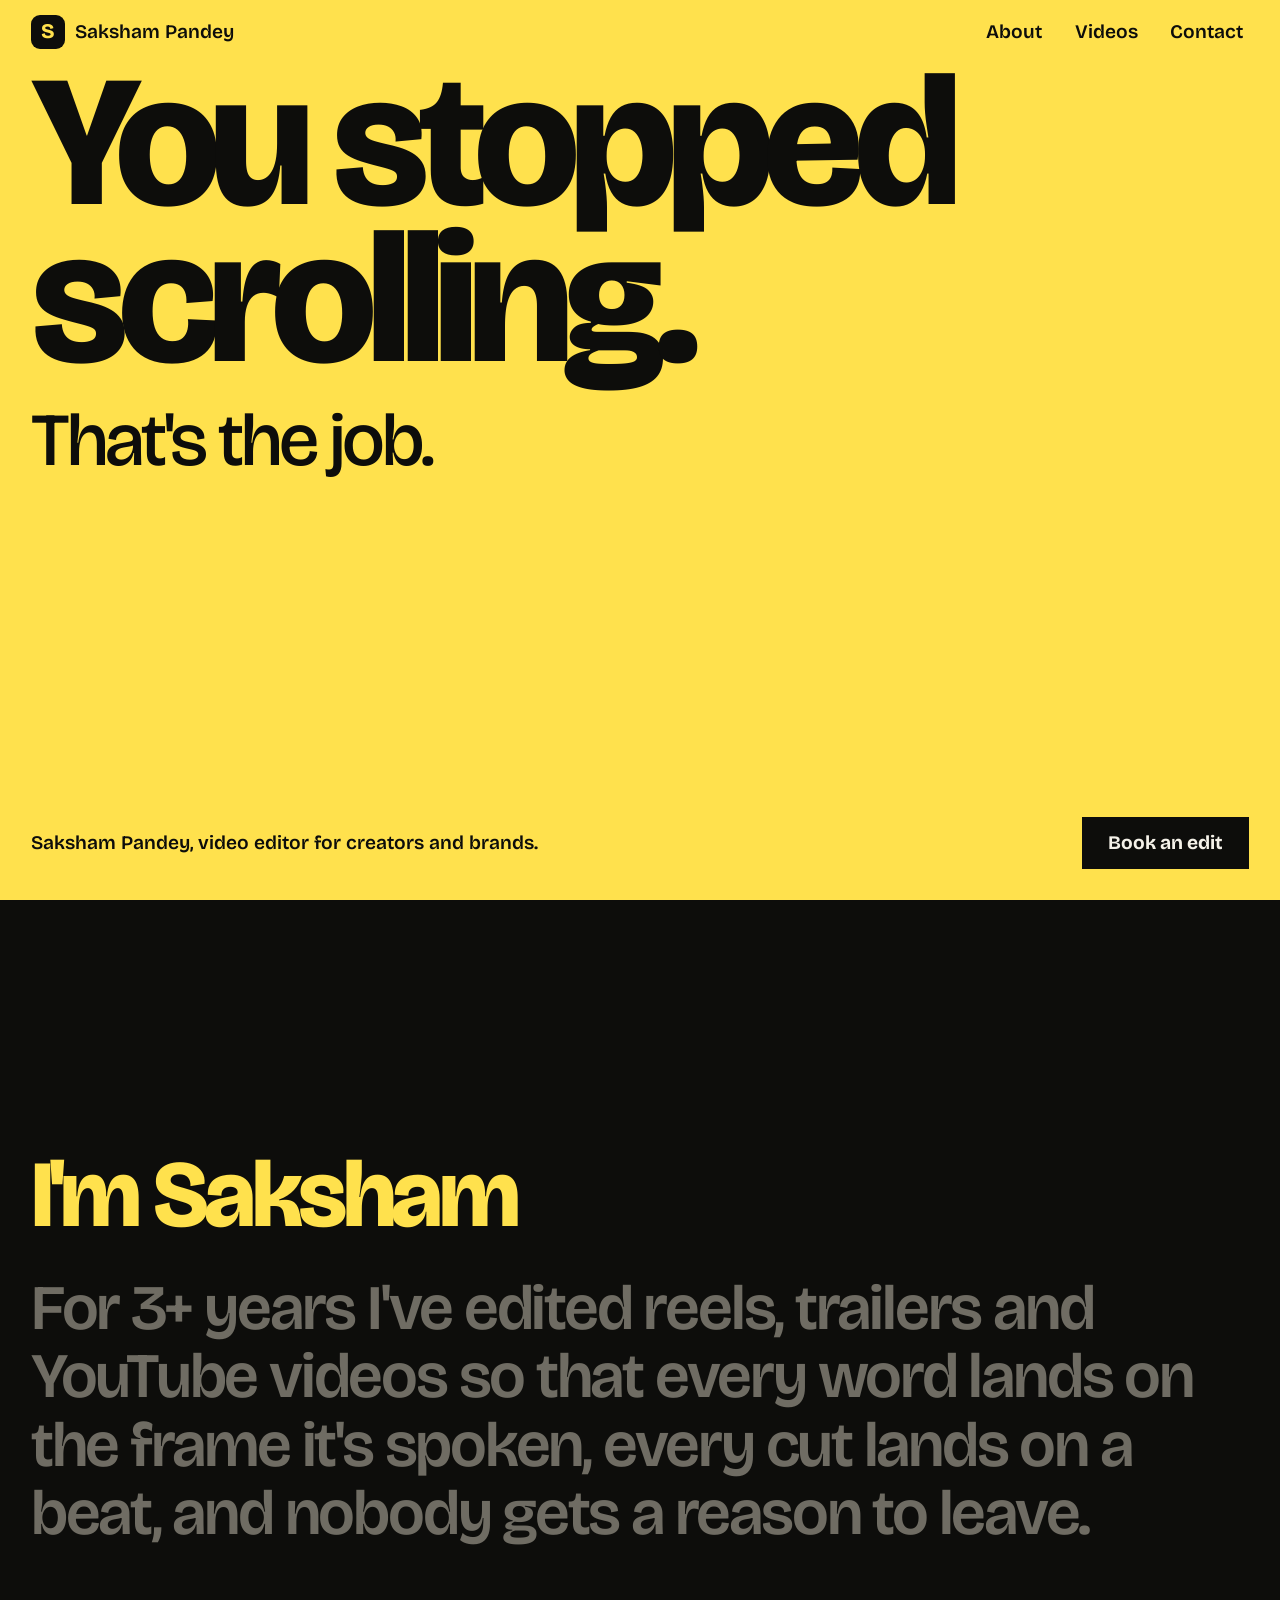
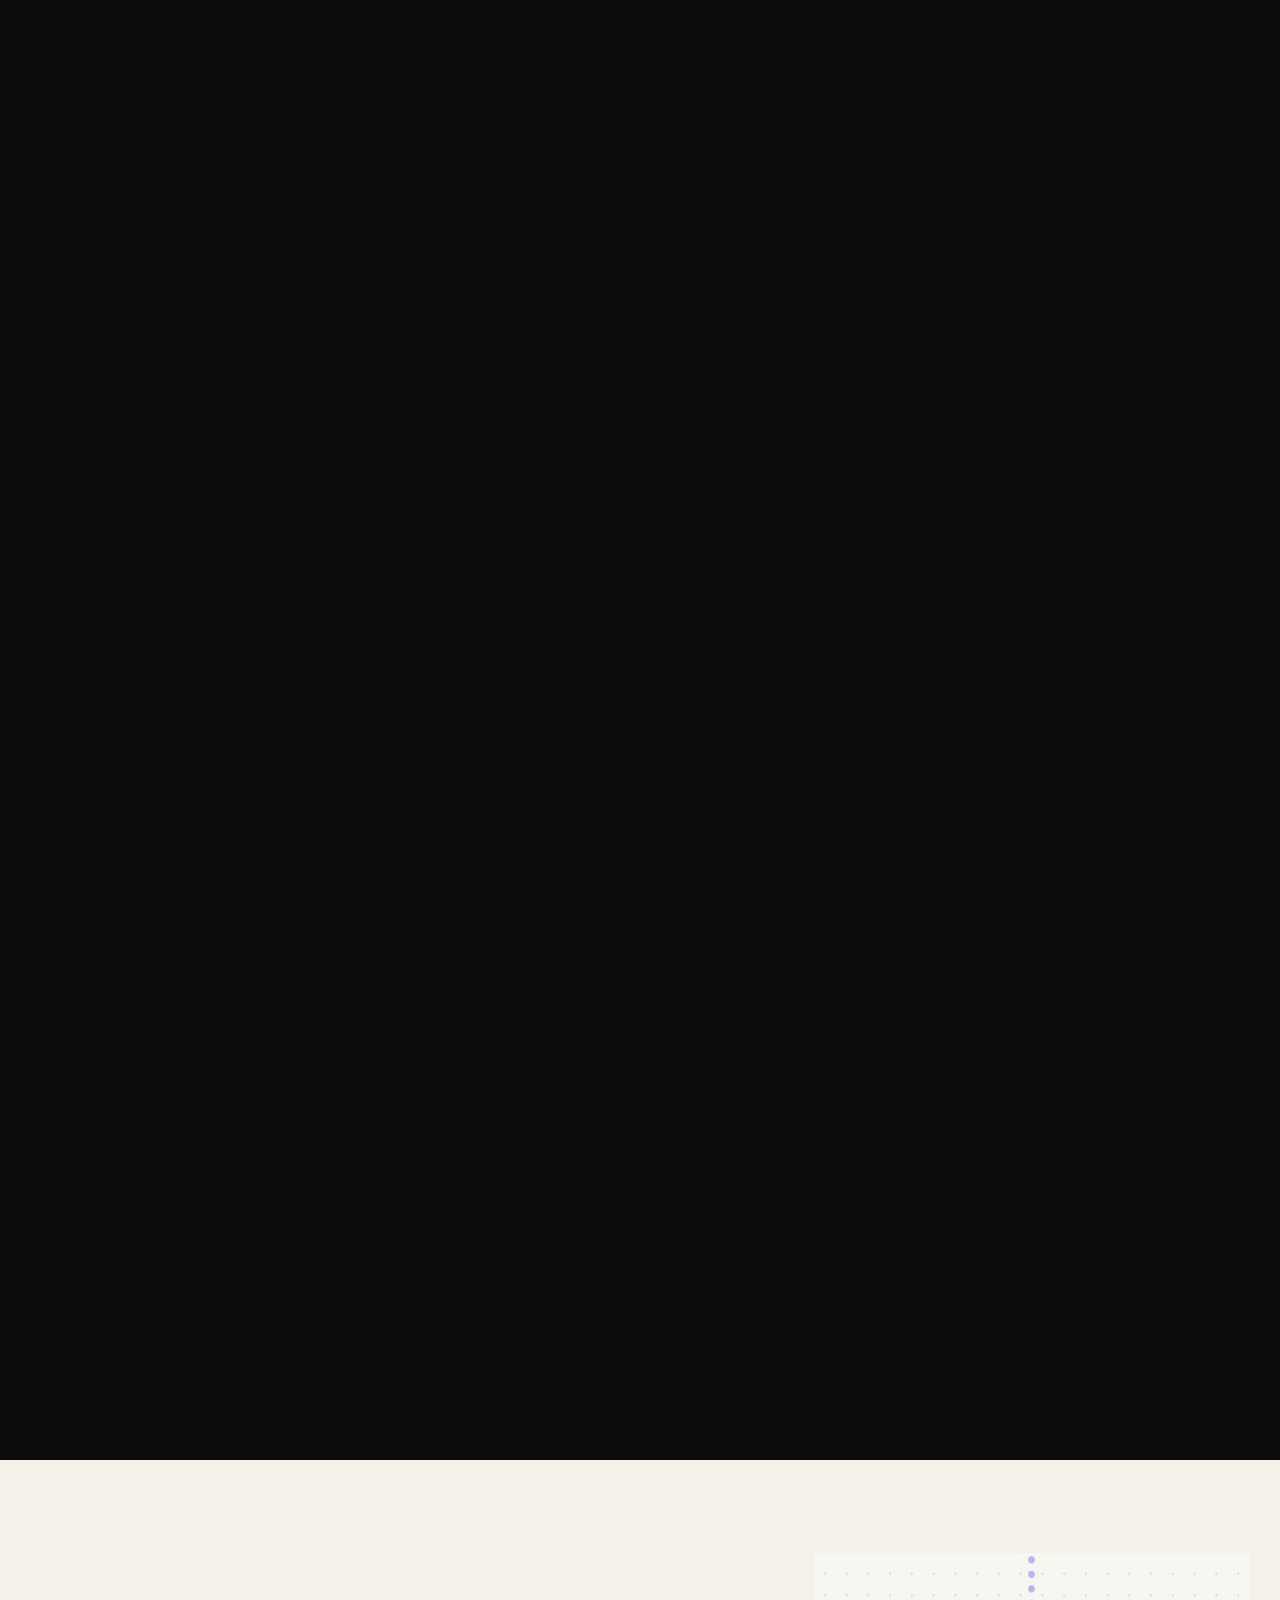
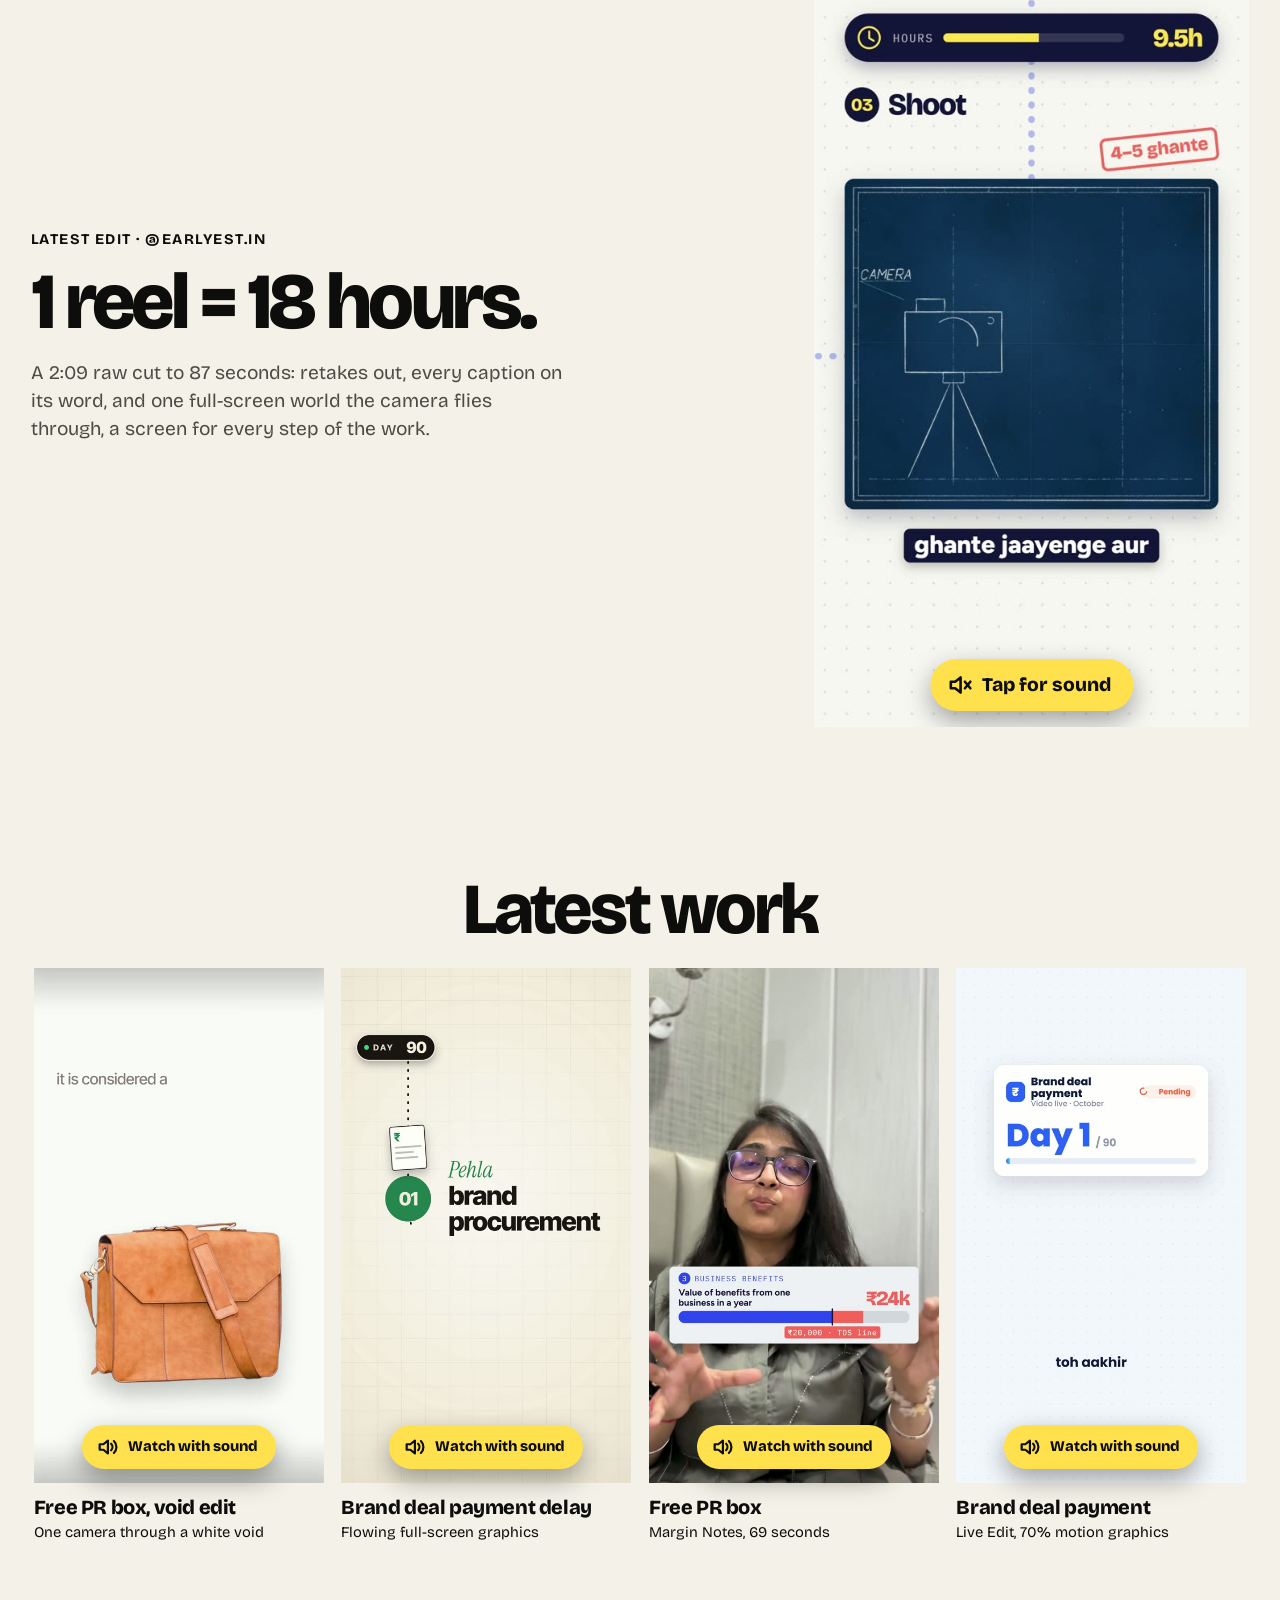
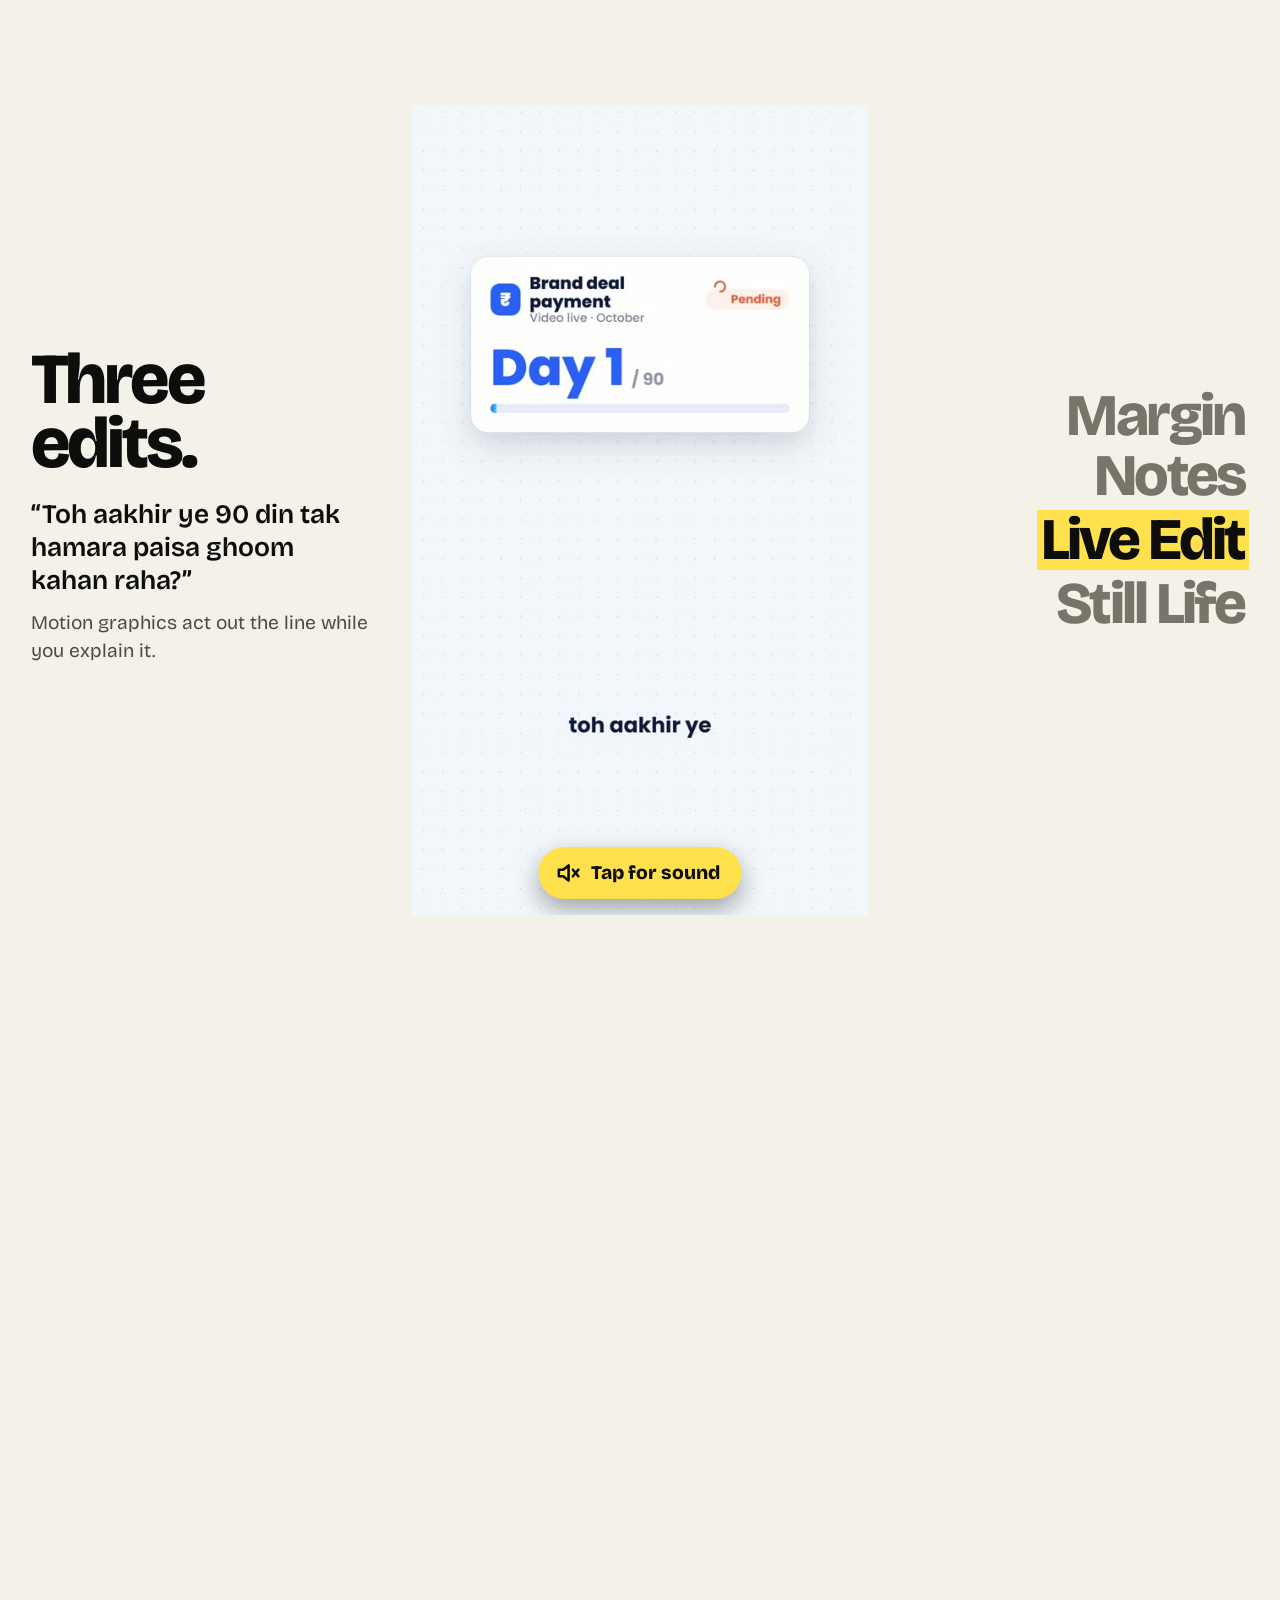
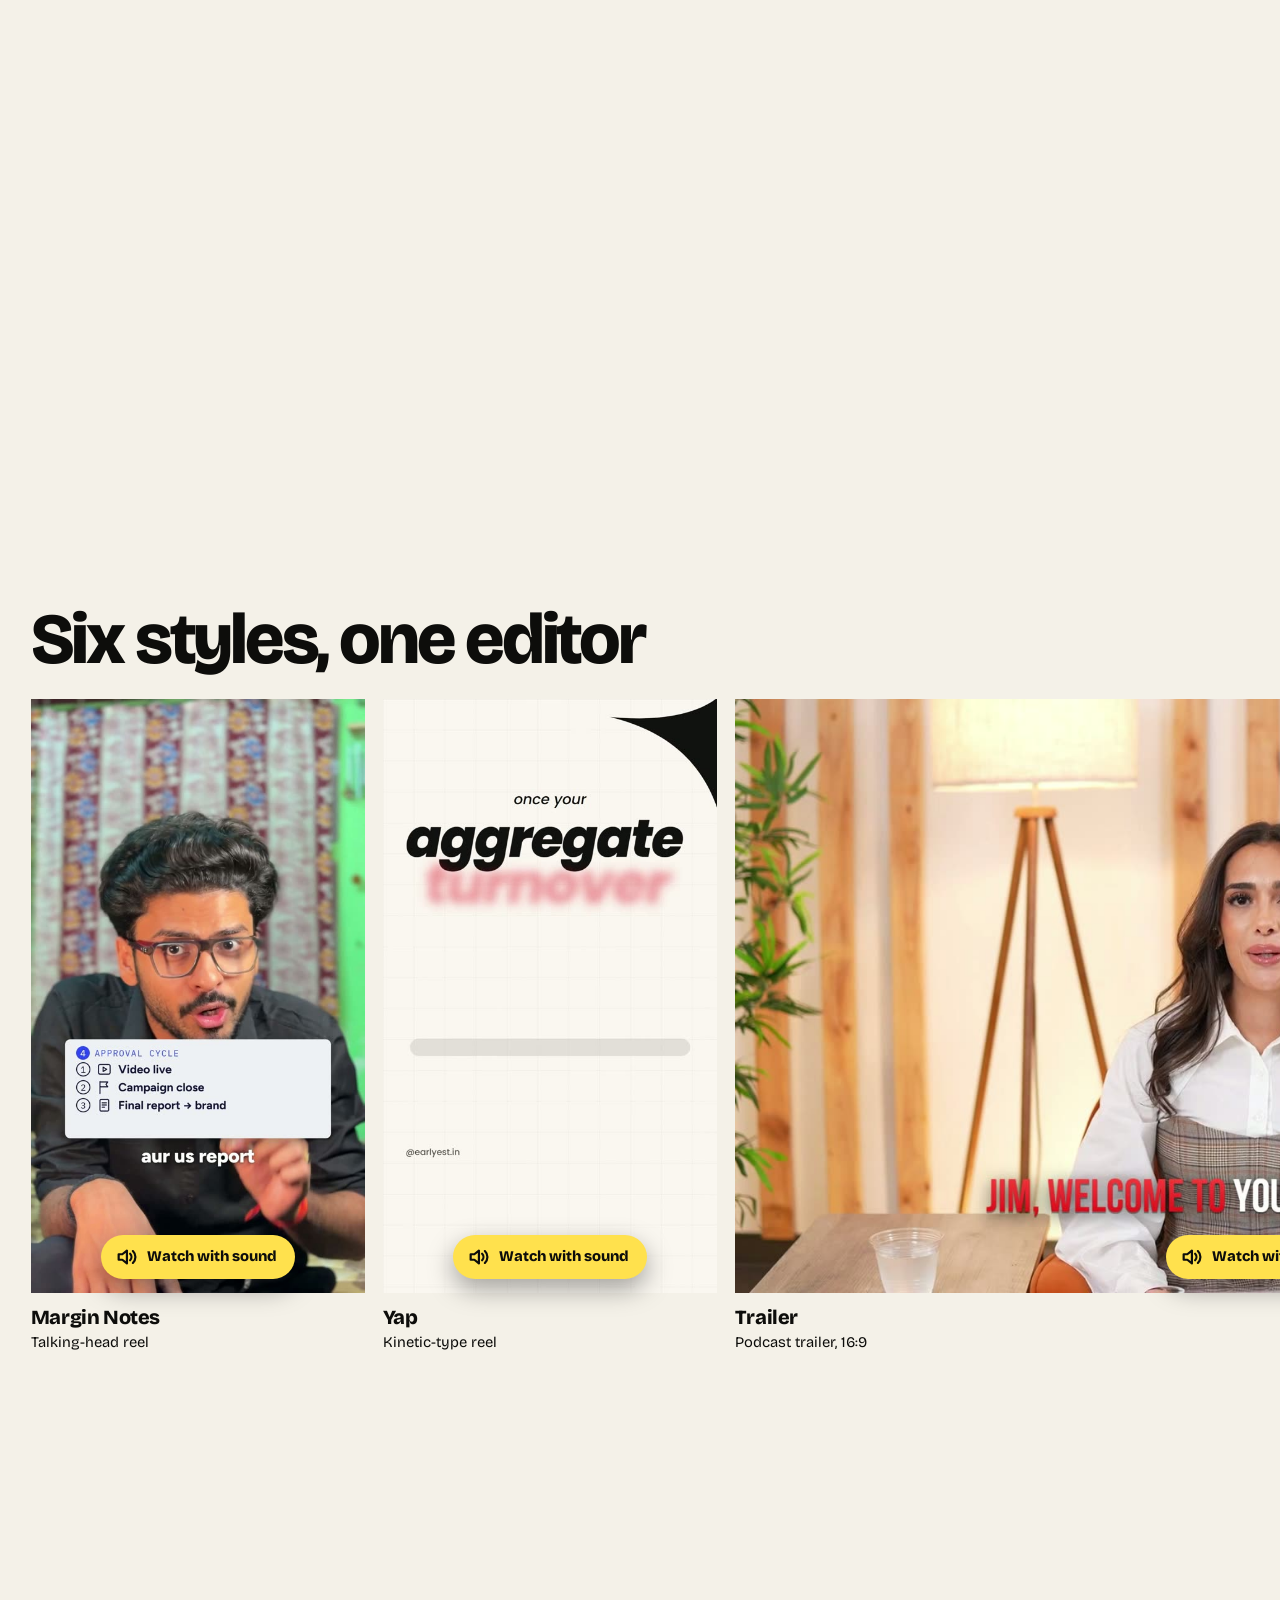
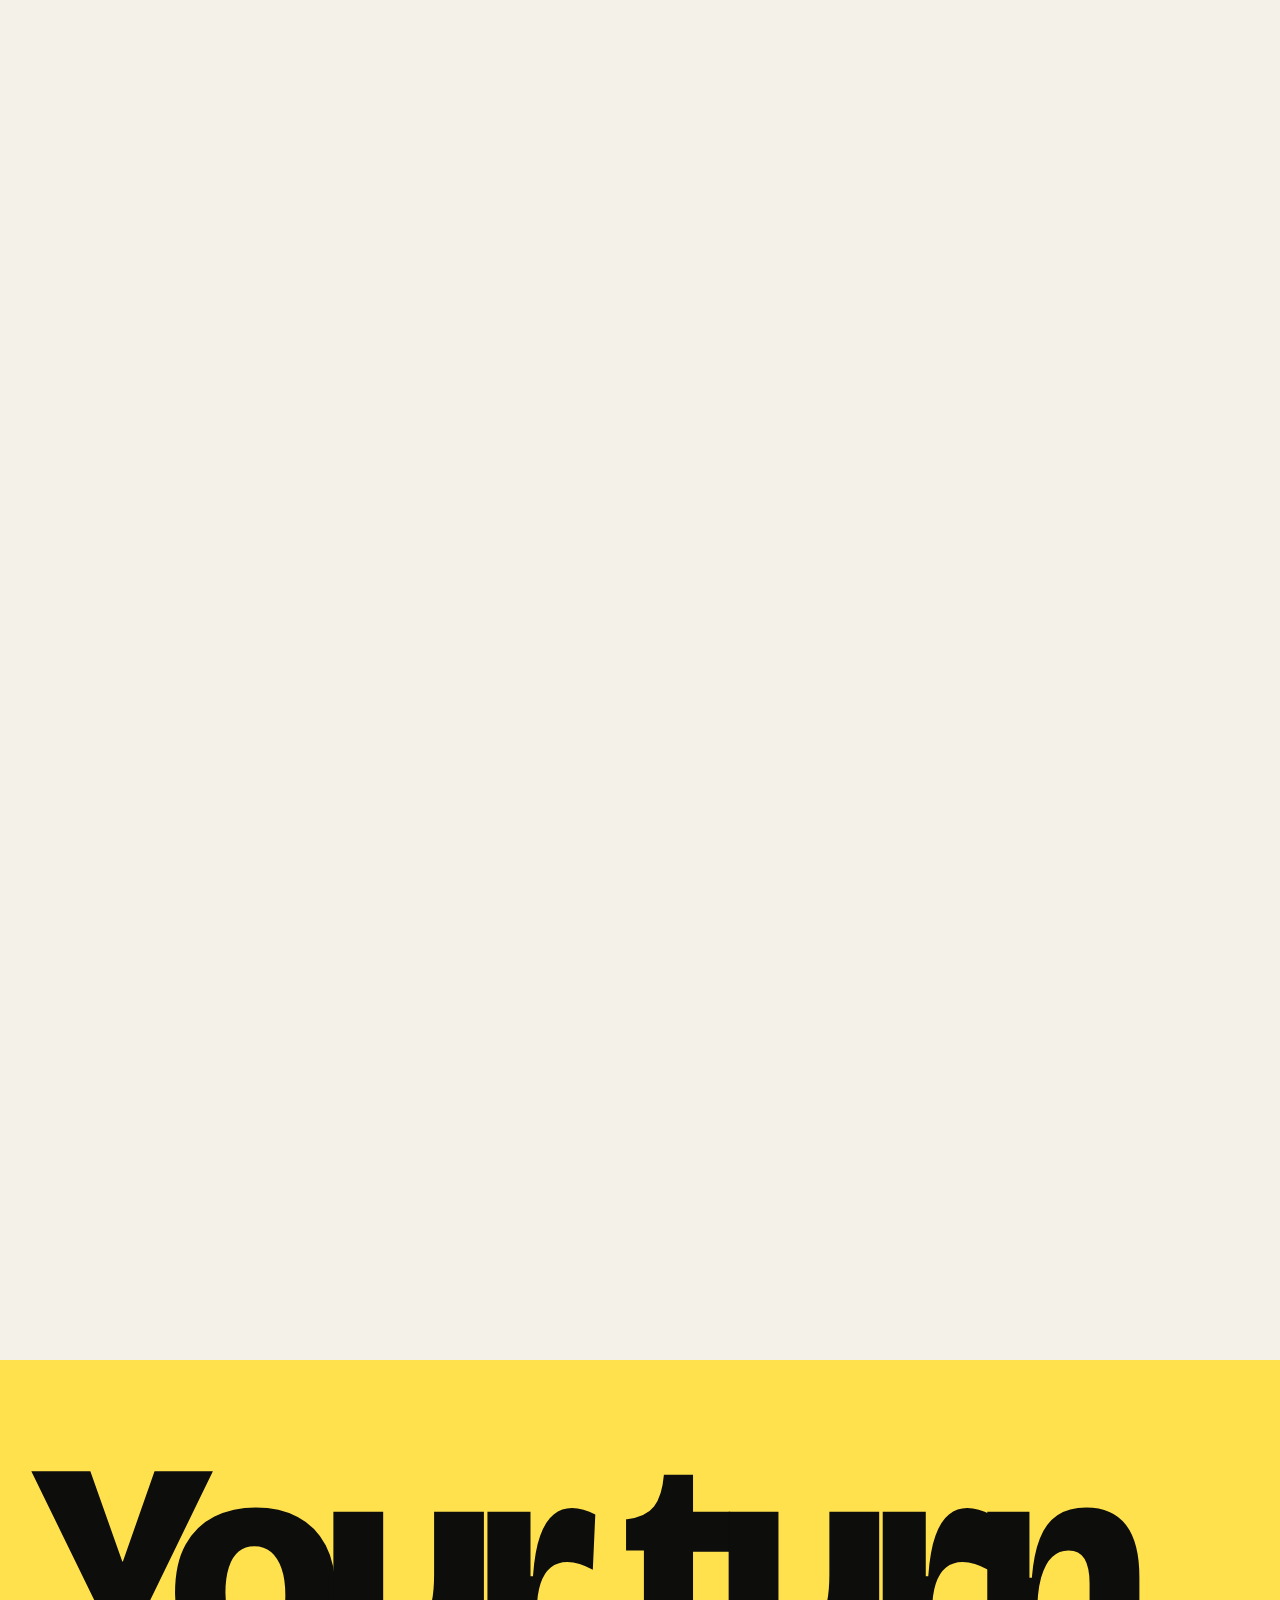
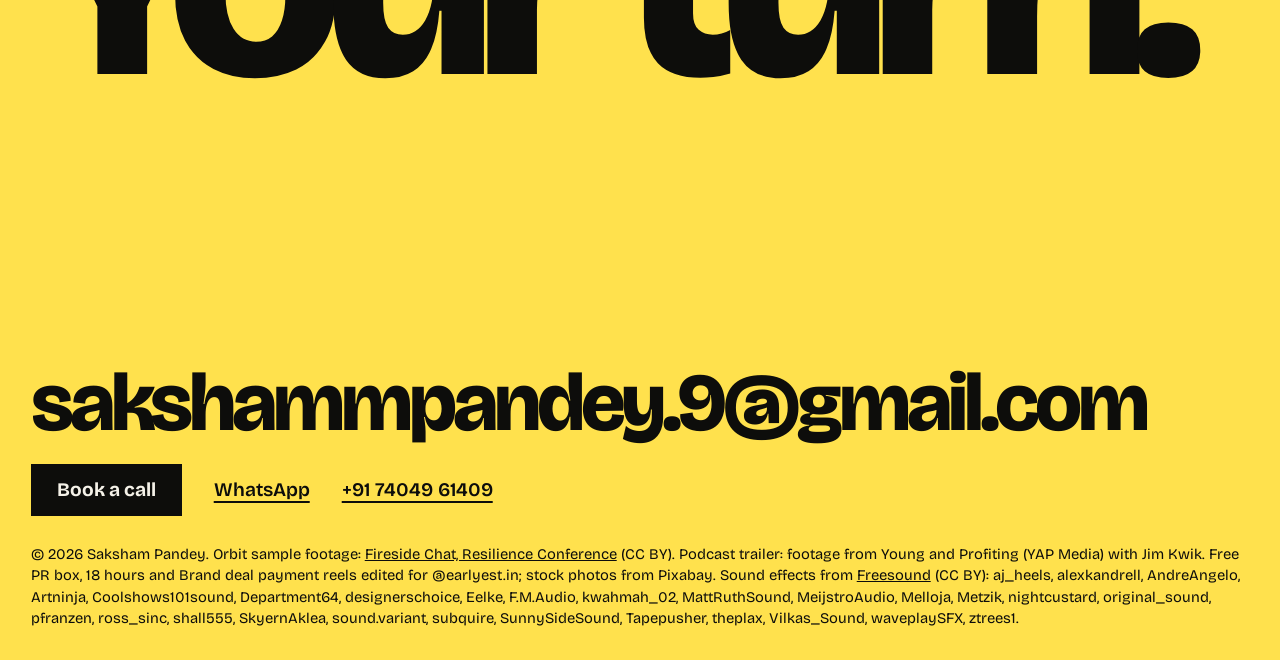
<file: index.html>
<!doctype html>
<html lang="en">
<head>
<meta charset="utf-8">
<meta name="viewport" content="width=device-width,initial-scale=1">
<title>Saksham Pandey, video editor</title>
<meta name="description" content="Saksham Pandey edits reels, trailers and YouTube videos for creators and brands. 3+ years, six editing styles.">
<link rel="icon" href="favicon.svg?v=38" type="image/svg+xml">
<link rel="icon" href="favicon-32.png?v=38" sizes="32x32" type="image/png">
<link rel="apple-touch-icon" href="apple-touch-icon.png?v=38">
<link rel="preload" href="fonts/BricolageGrotesque.ttf" as="font" type="font/ttf" crossorigin>
<link rel="stylesheet" href="site.css?v=38">
<script>document.documentElement.classList.add('js')</script>
</head>
<body>
<a class="skip" href="#main">Skip to content</a>
<header class="bar">
  <a class="mark" href="#hook"><span class="logo" aria-hidden="true">S</span>Saksham Pandey</a>
  <nav aria-label="Main"><a href="#info">About</a><a href="#videos">Videos</a><a href="#end">Contact</a></nav>
</header>
<main id="main">

<section class="hook" id="hook">
  <h1>You stopped scrolling.</h1>
  <p class="job">That's the job.</p>
  <div class="hook-foot">
    <p>Saksham Pandey, video editor for creators and brands.</p>
    <a class="btn" data-book href="#end">Book an edit</a>
  </div>
</section>

<section class="info" id="info">
  <div class="info-stage">
    <h2>I'm Saksham</h2>
    <p class="lit" id="lit">For 3+ years I've edited reels, trailers and YouTube videos so that every word lands on the frame it's spoken, every cut lands on a beat, and nobody gets a reason to leave.</p>
  </div>
</section>

<section class="work" id="videos">
  <div class="feature" id="latest">
    <div class="feature-text">
      <p class="eyebrow">Latest edit · @earlyest.in</p>
      <h2>1 reel = 18 hours.</h2>
      <p class="note">A 2:09 raw cut to 87 seconds: retakes out, every caption on its word, and one full-screen world the camera flies through, a screen for every step of the work.</p>
    </div>
    <div class="feature-frame">
      <video id="prVideo" src="media/latest-full.mp4" poster="media/latest-poster.jpg" muted loop playsinline preload="none" aria-label="The 1 reel = 18 hours reel"></video>
      <button type="button" class="sound-btn" id="prSound" aria-pressed="false"><svg class="off" viewBox="0 0 24 24" fill="none" stroke="currentColor" stroke-width="2.4" stroke-linecap="round" stroke-linejoin="round" aria-hidden="true"><path d="M4 9h4l5-4v14l-5-4H4z"/><path d="m17 9 5 6m0-6-5 6"/></svg><svg class="on" viewBox="0 0 24 24" fill="none" stroke="currentColor" stroke-width="2.4" stroke-linecap="round" stroke-linejoin="round" aria-hidden="true"><path d="M4 9h4l5-4v14l-5-4H4z"/><path d="M16.5 8.5a5 5 0 0 1 0 7M19.5 5.5a9 9 0 0 1 0 13"/></svg><span>Tap for sound</span></button>
    </div>
  </div>
  <div class="strip" id="fresh">
    <div class="strip-stage">
      <h2>Latest work</h2>
      <div class="track">
      <button type="button" class="reel" data-play="l2" data-title="Free PR box, void edit" aria-label="Watch Free PR box, void edit with sound">
        <span class="reel-media">
          <video src="media/l2-loop.mp4" poster="media/l2-poster.jpg" muted loop playsinline preload="none"></video>
          <span class="sound-pill" aria-hidden="true"><svg viewBox="0 0 24 24" fill="none" stroke="currentColor" stroke-width="2.4" stroke-linecap="round" stroke-linejoin="round" aria-hidden="true"><path d="M4 9h4l5-4v14l-5-4H4z"/><path d="M16.5 8.5a5 5 0 0 1 0 7M19.5 5.5a9 9 0 0 1 0 13"/></svg><span>Watch with sound</span></span>
        </span>
        <span class="reel-cap"><strong>Free PR box, void edit</strong> One camera through a white void</span>
      </button>
      <button type="button" class="reel" data-play="l3" data-title="Brand deal payment delay" aria-label="Watch Brand deal payment delay with sound">
        <span class="reel-media">
          <video src="media/l3-loop.mp4" poster="media/l3-poster.jpg" muted loop playsinline preload="none"></video>
          <span class="sound-pill" aria-hidden="true"><svg viewBox="0 0 24 24" fill="none" stroke="currentColor" stroke-width="2.4" stroke-linecap="round" stroke-linejoin="round" aria-hidden="true"><path d="M4 9h4l5-4v14l-5-4H4z"/><path d="M16.5 8.5a5 5 0 0 1 0 7M19.5 5.5a9 9 0 0 1 0 13"/></svg><span>Watch with sound</span></span>
        </span>
        <span class="reel-cap"><strong>Brand deal payment delay</strong> Flowing full-screen graphics</span>
      </button>
      <button type="button" class="reel" data-play="l5" data-title="Free PR box" aria-label="Watch Free PR box with sound">
        <span class="reel-media">
          <video src="media/l5-loop.mp4" poster="media/l5-poster.jpg" muted loop playsinline preload="none"></video>
          <span class="sound-pill" aria-hidden="true"><svg viewBox="0 0 24 24" fill="none" stroke="currentColor" stroke-width="2.4" stroke-linecap="round" stroke-linejoin="round" aria-hidden="true"><path d="M4 9h4l5-4v14l-5-4H4z"/><path d="M16.5 8.5a5 5 0 0 1 0 7M19.5 5.5a9 9 0 0 1 0 13"/></svg><span>Watch with sound</span></span>
        </span>
        <span class="reel-cap"><strong>Free PR box</strong> Margin Notes, 69 seconds</span>
      </button>
      <button type="button" class="reel" data-play="s5" data-title="Brand deal payment" aria-label="Watch Brand deal payment with sound">
        <span class="reel-media">
          <video src="media/s5-loop.mp4" poster="media/s5-poster.jpg" muted loop playsinline preload="none"></video>
          <span class="sound-pill" aria-hidden="true"><svg viewBox="0 0 24 24" fill="none" stroke="currentColor" stroke-width="2.4" stroke-linecap="round" stroke-linejoin="round" aria-hidden="true"><path d="M4 9h4l5-4v14l-5-4H4z"/><path d="M16.5 8.5a5 5 0 0 1 0 7M19.5 5.5a9 9 0 0 1 0 13"/></svg><span>Watch with sound</span></span>
        </span>
        <span class="reel-cap"><strong>Brand deal payment</strong> Live Edit, 70% motion graphics</span>
      </button>
      </div>
    </div>
  </div>
  <div class="same" id="same">
    <div class="same-stage">
      <div class="same-text">
        <h2>Three edits.</h2>
        <p class="quote" id="sameQuote">“Toh aakhir ye 90 din tak hamara paisa ghoom kahan raha?”</p>
        <p class="note" id="sameNote">Your face carries it, and a clean card explains the money.</p>
      </div>
      <div class="same-frame">
        <video data-k="margin" src="media/same-margin.mp4" poster="media/same-margin.jpg" muted playsinline preload="none" aria-label="The line edited as Margin Notes"></video>
        <video data-k="live" src="media/same-live.mp4" poster="media/same-live.jpg" muted playsinline preload="none" aria-label="The line edited as Live Edit"></video>
        <video data-k="still" src="media/same-still.mp4" poster="media/same-still.jpg" muted playsinline preload="none" aria-label="A bank-fraud reel edited as Still Life"></video>
        <button type="button" class="sound-btn" id="sound" aria-pressed="false"><svg class="off" viewBox="0 0 24 24" fill="none" stroke="currentColor" stroke-width="2.4" stroke-linecap="round" stroke-linejoin="round" aria-hidden="true"><path d="M4 9h4l5-4v14l-5-4H4z"/><path d="m17 9 5 6m0-6-5 6"/></svg><svg class="on" viewBox="0 0 24 24" fill="none" stroke="currentColor" stroke-width="2.4" stroke-linecap="round" stroke-linejoin="round" aria-hidden="true"><path d="M4 9h4l5-4v14l-5-4H4z"/><path d="M16.5 8.5a5 5 0 0 1 0 7M19.5 5.5a9 9 0 0 1 0 13"/></svg><span>Tap for sound</span></button>
      </div>
      <div class="pick" role="group" aria-label="Choose an edit">
        <button type="button" data-k="margin" aria-pressed="true">Margin Notes</button>
        <button type="button" data-k="live" aria-pressed="false">Live Edit</button>
        <button type="button" data-k="still" aria-pressed="false">Still Life</button>
      </div>
    </div>
  </div>
  <div class="strip" id="strip">
    <div class="strip-stage">
      <h2>Six styles, one editor</h2>
      <div class="track" id="track">
      <button type="button" class="reel" data-play="s1" data-title="Margin Notes" aria-label="Watch Margin Notes with sound">
        <span class="reel-media">
          <video src="media/s1-loop.mp4" poster="media/s1-poster.jpg" muted loop playsinline preload="none"></video>
          <span class="sound-pill" aria-hidden="true"><svg viewBox="0 0 24 24" fill="none" stroke="currentColor" stroke-width="2.4" stroke-linecap="round" stroke-linejoin="round" aria-hidden="true"><path d="M4 9h4l5-4v14l-5-4H4z"/><path d="M16.5 8.5a5 5 0 0 1 0 7M19.5 5.5a9 9 0 0 1 0 13"/></svg><span>Watch with sound</span></span>
        </span>
        <span class="reel-cap"><strong>Margin Notes</strong> Talking-head reel</span>
      </button>
      <button type="button" class="reel" data-play="s2" data-title="Yap" aria-label="Watch Yap with sound">
        <span class="reel-media">
          <video src="media/s2-loop.mp4" poster="media/s2-poster.jpg" muted loop playsinline preload="none"></video>
          <span class="sound-pill" aria-hidden="true"><svg viewBox="0 0 24 24" fill="none" stroke="currentColor" stroke-width="2.4" stroke-linecap="round" stroke-linejoin="round" aria-hidden="true"><path d="M4 9h4l5-4v14l-5-4H4z"/><path d="M16.5 8.5a5 5 0 0 1 0 7M19.5 5.5a9 9 0 0 1 0 13"/></svg><span>Watch with sound</span></span>
        </span>
        <span class="reel-cap"><strong>Yap</strong> Kinetic-type reel</span>
      </button>
      <button type="button" class="reel wide" data-play="s3" data-title="Trailer" aria-label="Watch Trailer with sound">
        <span class="reel-media">
          <video src="media/s3-loop.mp4" poster="media/s3-poster.jpg" muted loop playsinline preload="none"></video>
          <span class="sound-pill" aria-hidden="true"><svg viewBox="0 0 24 24" fill="none" stroke="currentColor" stroke-width="2.4" stroke-linecap="round" stroke-linejoin="round" aria-hidden="true"><path d="M4 9h4l5-4v14l-5-4H4z"/><path d="M16.5 8.5a5 5 0 0 1 0 7M19.5 5.5a9 9 0 0 1 0 13"/></svg><span>Watch with sound</span></span>
        </span>
        <span class="reel-cap"><strong>Trailer</strong> Podcast trailer, 16:9</span>
      </button>
      <button type="button" class="reel" data-play="s4" data-title="Still Life" aria-label="Watch Still Life with sound">
        <span class="reel-media">
          <video src="media/s4-loop.mp4" poster="media/s4-poster.jpg" muted loop playsinline preload="none"></video>
          <span class="sound-pill" aria-hidden="true"><svg viewBox="0 0 24 24" fill="none" stroke="currentColor" stroke-width="2.4" stroke-linecap="round" stroke-linejoin="round" aria-hidden="true"><path d="M4 9h4l5-4v14l-5-4H4z"/><path d="M16.5 8.5a5 5 0 0 1 0 7M19.5 5.5a9 9 0 0 1 0 13"/></svg><span>Watch with sound</span></span>
        </span>
        <span class="reel-cap"><strong>Still Life</strong> Voice only, every frame built</span>
      </button>
      <button type="button" class="reel" data-play="s5" data-title="Live Edit" aria-label="Watch Live Edit with sound">
        <span class="reel-media">
          <video src="media/s5-loop.mp4" poster="media/s5-poster.jpg" muted loop playsinline preload="none"></video>
          <span class="sound-pill" aria-hidden="true"><svg viewBox="0 0 24 24" fill="none" stroke="currentColor" stroke-width="2.4" stroke-linecap="round" stroke-linejoin="round" aria-hidden="true"><path d="M4 9h4l5-4v14l-5-4H4z"/><path d="M16.5 8.5a5 5 0 0 1 0 7M19.5 5.5a9 9 0 0 1 0 13"/></svg><span>Watch with sound</span></span>
        </span>
        <span class="reel-cap"><strong>Live Edit</strong> 70% motion graphics</span>
      </button>
      <button type="button" class="reel" data-play="s6" data-title="Orbit" aria-label="Watch Orbit with sound">
        <span class="reel-media">
          <video src="media/s6-loop.mp4" poster="media/s6-poster.jpg" muted loop playsinline preload="none"></video>
          <span class="sound-pill" aria-hidden="true"><svg viewBox="0 0 24 24" fill="none" stroke="currentColor" stroke-width="2.4" stroke-linecap="round" stroke-linejoin="round" aria-hidden="true"><path d="M4 9h4l5-4v14l-5-4H4z"/><path d="M16.5 8.5a5 5 0 0 1 0 7M19.5 5.5a9 9 0 0 1 0 13"/></svg><span>Watch with sound</span></span>
        </span>
        <span class="reel-cap"><strong>Orbit</strong> One seated shot</span>
      </button>
      </div>
    </div>
  </div>
</section>

<section class="end" id="end">
  <h2>Your turn.</h2>
  <a class="mail" href="mailto:sakshammpandey.9@gmail.com?subject=Video%20edit%20enquiry">sakshammpandey.9@gmail.com</a>
  <div class="ways" id="ways"></div>
  <p class="small">© 2026 Saksham Pandey. Orbit sample footage: <a href="https://www.youtube.com/watch?v=D_UU8Mty6u8" rel="noopener">Fireside Chat, Resilience Conference</a> (CC BY). Podcast trailer: footage from Young and Profiting (YAP Media) with Jim Kwik. Free PR box, 18 hours and Brand deal payment reels edited for @earlyest.in; stock photos from Pixabay. Sound effects from <a href="https://freesound.org" rel="noopener">Freesound</a> (CC BY): aj_heels, alexkandrell, AndreAngelo, Artninja, Coolshows101sound, Department64, designerschoice, Eelke, F.M.Audio, kwahmah_02, MattRuthSound, MeijstroAudio, Melloja, Metzik, nightcustard, original_sound, pfranzen, ross_sinc, shall555, SkyernAklea, sound.variant, subquire, SunnySideSound, Tapepusher, theplax, Vilkas_Sound, waveplaySFX, ztrees1.</p>
</section>
</main>
<div class="feed" id="feed" aria-hidden="true"></div>
<dialog id="player" aria-label="Video with sound">
  <form method="dialog"><button class="btn" value="close">Close</button></form>
  <video controls playsinline></video>
</dialog>
<script src="config.js?v=38"></script>
<script src="site.js?v=38"></script>
</body>
</html>
</file>
<file: site.css>
@font-face{font-family:"Bricolage Grotesque";src:url(fonts/BricolageGrotesque.ttf) format("truetype");font-weight:200 800;font-display:swap}
:root{
  --black:#0d0d0b; --paper:#f4f1e8; --yellow:#ffe14d; --grey:#74716a;
  --small:clamp(.875rem,.84rem + .1vw,.9375rem);
  --body:clamp(1.0625rem,1rem + .25vw,1.25rem);
  --lead:clamp(1.5rem,1.2rem + 1.3vw,2.5rem);
  --head:clamp(2.8rem,1.6rem + 5.4vw,7rem);
  --edge:clamp(16px,2.4vw,36px);
  --out:cubic-bezier(.23,1,.32,1);
}
*{box-sizing:border-box;margin:0;padding:0}
html{-webkit-text-size-adjust:100%;overflow-x:clip;scroll-behavior:smooth}
body{background:var(--black);color:var(--paper);font-family:"Bricolage Grotesque",system-ui,sans-serif;font-size:var(--body);line-height:1.45}
img,video{display:block;max-width:100%}
a{color:inherit;text-decoration:none}
button{font:inherit;color:inherit;background:none;border:0;cursor:pointer}
h1,h2{font-weight:800;letter-spacing:-.045em;line-height:.9;text-wrap:balance}
:focus-visible{outline:3px solid currentColor;outline-offset:3px}
::selection{background:var(--black);color:var(--yellow)}
.small{font-size:var(--small)}
.small a{text-decoration:underline}
.skip:not(:focus){position:absolute;width:1px;height:1px;overflow:hidden;clip-path:inset(50%);white-space:nowrap}
.skip:focus{position:absolute;left:var(--edge);top:8px;z-index:9;background:var(--black);color:var(--paper);padding:12px 16px}

.bar{position:absolute;z-index:5;inset:0 0 auto;height:64px;padding:0 var(--edge);display:flex;align-items:center;justify-content:space-between;color:var(--black);font-weight:600}
.bar nav{display:flex;gap:clamp(4px,1.6vw,22px)}
.bar nav a{display:inline-flex;align-items:center;min-height:44px;padding:0 6px;text-underline-offset:5px;text-decoration-thickness:2px}
.mark{display:inline-flex;align-items:center;min-height:44px;white-space:nowrap}
.logo{display:inline-grid;place-items:center;width:34px;height:34px;margin-right:10px;border-radius:9px;background:var(--black);color:var(--yellow);font-weight:800;font-size:1.3rem;line-height:1;letter-spacing:-.04em}
@media (hover:hover){.bar nav a:hover,.mark:hover{text-decoration:underline}}
.btn{display:inline-flex;align-items:center;justify-content:center;min-height:52px;padding:0 26px;background:var(--black);color:var(--paper);font-weight:700;transition:transform .16s var(--out)}
.btn:active{transform:scale(.97)}
.link{display:inline-block;min-height:44px;line-height:44px;font-weight:700;text-decoration:underline;text-underline-offset:5px;text-decoration-thickness:2px}

/* the hook: the feed brakes and the frame fills the screen */
.feed{position:fixed;inset:0;z-index:20;background:var(--black);display:flex;justify-content:center;gap:2.4vw;overflow:hidden;display:none}
.js .feed{display:flex}
.feed-col{display:flex;flex-direction:column;gap:2.4vw;width:min(24vw,34svh);flex:none}
.post{aspect-ratio:9/16;flex:none;background:#242320;padding:8%;display:flex;flex-direction:column;justify-content:flex-end;gap:6%}
.post::before{content:"";flex:1;background:#34322d;margin-bottom:6%}
.post i{display:block;height:7%;background:#4a4740}
.post i:last-child{width:60%}
.post-hit{background:var(--yellow)}
.post-hit::before,.post-hit i{background:transparent}
.hook{position:relative;min-height:100svh;background:var(--yellow);color:var(--black);padding:64px var(--edge) var(--edge);display:flex;flex-direction:column;justify-content:flex-end}
.hook h1{font-size:clamp(4rem,14.6vw,17rem);line-height:.84;letter-spacing:-.055em}
.job{font-size:clamp(2rem,1rem + 4.6vw,6rem);font-weight:500;letter-spacing:-.04em;line-height:1.1;margin:.28em 0 auto}
.hook-foot{display:flex;flex-wrap:wrap;align-items:center;justify-content:space-between;gap:12px 24px;margin-top:32px;font-weight:600}
.js .hook h1,.js .job,.js .hook-foot,.js .bar{opacity:0}
.go .hook h1{opacity:1;animation:slam .5s var(--out) both}
.go .job{opacity:1;animation:slam .5s var(--out) .55s both}
.go .hook-foot,.go .bar{opacity:1;animation:fade .5s ease .95s both}
@keyframes slam{from{opacity:0;transform:scale(1.04)}to{opacity:1;transform:none}}
@keyframes fade{from{opacity:0}to{opacity:1}}

/* info: the words land as you scroll, like captions */
.info{height:240svh;background:var(--black)}
.info-stage{position:sticky;top:0;height:100svh;padding:var(--edge);display:flex;flex-direction:column;justify-content:center;gap:clamp(24px,4svh,48px)}
.info h2{font-size:var(--head);color:var(--yellow)}
.lit{font-size:clamp(2rem,1rem + 3.7vw,5.2rem);font-weight:600;letter-spacing:-.035em;line-height:1.08;max-width:22em}
.lit span{transition:color .12s linear}
.js .lit span{color:#6f6c63}
.lit span.on{color:var(--paper)!important}

/* videos */
.work{background:var(--paper);color:var(--black)}
/* the latest edit: plays muted on screen, one tap for sound */
.feature{min-height:100svh;padding:clamp(72px,10svh,120px) var(--edge) var(--edge);display:grid;grid-template-columns:minmax(0,1fr) auto;gap:clamp(24px,5vw,80px);align-items:center}
.eyebrow{font-size:var(--small);font-weight:700;letter-spacing:.1em;text-transform:uppercase;margin-bottom:16px}
.feature h2{font-size:clamp(3rem,6.2vw,7rem);margin-bottom:22px}
.feature .note{max-width:28em}
.feature-frame{position:relative;height:min(86svh,860px);aspect-ratio:9/16;background:var(--black);overflow:hidden}
.feature-frame video{width:100%;height:100%;object-fit:cover;cursor:pointer}
/* every video's sound button: an on-video toggle, or on the six cards a pill that opens the clip with sound */
.sound-btn,.sound-pill{position:absolute;z-index:2;left:50%;bottom:16px;translate:-50% 0;display:inline-flex;align-items:center;gap:10px;min-height:52px;padding:0 22px 0 16px;border-radius:999px;background:var(--yellow);color:var(--black);font-weight:800;white-space:nowrap;box-shadow:0 10px 26px rgba(0,0,0,.35);transition:transform .16s var(--out),background-color .16s}
.sound-btn:active,.reel:active .sound-pill{transform:scale(.97)}
.sound-btn svg,.sound-pill svg{width:26px;height:26px;flex:none}
.sound-pill{bottom:14px;min-height:44px;padding:0 18px 0 14px;font-size:var(--small)}
.sound-pill svg{width:22px;height:22px}
@media (hover:hover){.reel:hover .sound-pill{background:var(--paper)}}
.sound-btn .on,.sound-btn[aria-pressed=true] .off{display:none}
.sound-btn[aria-pressed=true] .on{display:block}
.sound-btn[aria-pressed=true]{background:var(--paper)}
.same{height:230svh}
.same-stage{position:sticky;top:0;height:100svh;padding:var(--edge);display:grid;grid-template-columns:minmax(0,1fr) auto minmax(0,1fr);gap:clamp(20px,3.4vw,56px);align-items:center}
.same h2{font-size:clamp(3rem,5.6vw,6.2rem);margin-bottom:22px}
.quote{font-size:clamp(1.25rem,1.1rem + .7vw,1.75rem);line-height:1.25;font-weight:600;margin-bottom:12px}
.note{color:#4e4b44;margin-bottom:8px}
.same-frame{position:relative;height:min(90svh,calc(100svh - 32px));aspect-ratio:9/16;background:var(--black);overflow:hidden}
.same-frame video{position:absolute;inset:0;width:100%;height:100%;object-fit:cover;visibility:hidden}
.same-frame video.on{visibility:visible}
.pick{justify-self:end;display:flex;flex-direction:column;align-items:flex-end;gap:4px}
.pick button{font-size:clamp(2.4rem,4.6vw,5.4rem);font-weight:800;letter-spacing:-.045em;line-height:1.02;color:#78746a;padding:0 .08em;text-align:right;transition:color .15s}
.pick button[aria-pressed=true]{color:var(--black);background:var(--yellow)}
@media (hover:hover){.pick button:hover{color:var(--black)}}
.strip{height:270svh}
.strip-stage{position:sticky;top:0;height:100svh;overflow:hidden;display:flex;flex-direction:column;justify-content:center;gap:clamp(16px,3svh,32px);padding:var(--edge) 0}
.strip h2{font-size:clamp(2.8rem,5.6vw,6.2rem);padding:0 var(--edge)}
.track{display:flex;gap:clamp(10px,1.4vw,20px);padding:0 var(--edge);width:max-content;will-change:transform}
.reel{flex:none;text-align:left;display:block}
.reel video{height:min(66svh,620px);aspect-ratio:9/16;object-fit:cover;background:var(--black)}
.reel.wide video{aspect-ratio:16/9}
.reel-media{position:relative;display:block}
.reel-cap{display:block;margin-top:10px;font-size:var(--small)}
.reel strong{font-weight:800;font-size:1.25rem;letter-spacing:-.02em;display:block}

/* end */
.end{min-height:100svh;background:var(--yellow);color:var(--black);padding:clamp(72px,10svh,120px) var(--edge) var(--edge);display:flex;flex-direction:column}
.end h2{font-size:clamp(5rem,24vw,30rem);line-height:.8;letter-spacing:-.06em;margin-bottom:auto}
.mail{display:block;font-size:clamp(1.55rem,6.4vw,8rem);font-weight:800;letter-spacing:-.05em;line-height:1.05;overflow-wrap:anywhere;margin:40px 0 18px;text-decoration:underline transparent;text-underline-offset:.12em;text-decoration-thickness:.05em;transition:text-decoration-color .2s}
@media (hover:hover){.mail:hover{text-decoration-color:currentColor}}
.ways{display:flex;flex-wrap:wrap;gap:12px 32px;align-items:center;font-weight:600}
.ways a:not(.btn){min-height:44px;line-height:44px;text-decoration:underline;text-underline-offset:5px;text-decoration-thickness:2px}
.end .small{margin-top:28px}

dialog{margin:auto;padding:0;border:0;background:none;max-width:100vw;max-height:100svh}
dialog::backdrop{background:rgba(8,8,6,.94)}
dialog form{display:flex;justify-content:flex-end;padding:8px}
dialog .btn{background:var(--paper);color:var(--black);min-height:44px}
dialog video{max-height:calc(100svh - 72px);max-width:100vw;background:#000}

@media (max-width:900px){
  .hook h1{font-size:16.4vw}
  .mail{font-size:5.9vw}
  .bar{font-size:var(--small)}
  .logo{width:30px;height:30px;font-size:1.1rem;margin-right:8px}
  .feature{grid-template-columns:1fr;justify-items:center;gap:20px;padding-top:72px}
  .feature-text{justify-self:stretch}
  .feature h2{font-size:2.6rem;margin-bottom:10px}
  .feature-frame{height:72svh}
  .same{height:210svh}
  .same-stage{grid-template-columns:1fr;grid-template-rows:auto minmax(0,1fr) auto;gap:10px;padding:12px var(--edge);justify-items:center}
  .same-text{justify-self:stretch}
  .same h2{font-size:2.3rem;margin-bottom:6px}
  .quote{font-size:1.0625rem;margin:0}
  .note{display:none}
  .same-frame{height:100%;max-height:100%;min-height:0}
  .pick{justify-self:center;flex-direction:row;gap:12px}
  .pick button{font-size:1.25rem;min-height:44px;letter-spacing:-.02em}
  .strip{height:auto}
  .strip-stage{position:static;height:auto;padding:64px 0}
  .track{width:auto;overflow-x:auto;scroll-snap-type:x mandatory;-webkit-overflow-scrolling:touch}
  .reel{scroll-snap-align:center}
  .reel video{height:62svh}
}
@media (prefers-reduced-motion:reduce){
  html{scroll-behavior:auto}
  .js .feed{display:none}
  .js .hook h1,.js .job,.js .hook-foot,.js .bar{opacity:1;animation:none}
  .info,.same,.strip{height:auto}
  .info-stage,.same-stage,.strip-stage{position:static;height:auto;min-height:100svh}
  .js .lit span{color:inherit}
  .track{width:auto;overflow-x:auto}
}
/* Latest work (2026-11-25): four cards, centred; on wide screens they are sized to fit side by side, so no scroll-driven sweep */
#fresh .track>.reel:first-child{margin-left:auto}
#fresh .track>.reel:last-child{margin-right:auto}
@media (min-width:901px){
  #fresh{height:auto}
  #fresh .strip-stage{position:static;height:auto;min-height:100svh;align-items:center}
  #fresh h2{align-self:stretch;text-align:center}
  #fresh .track{width:100%;justify-content:center}
  #fresh .track>.reel{margin:0}
  #fresh .reel video{height:min(64svh,600px,calc((100vw - 2 * var(--edge) - 3 * 20px) / 4 * 16 / 9))}
}
</file>
